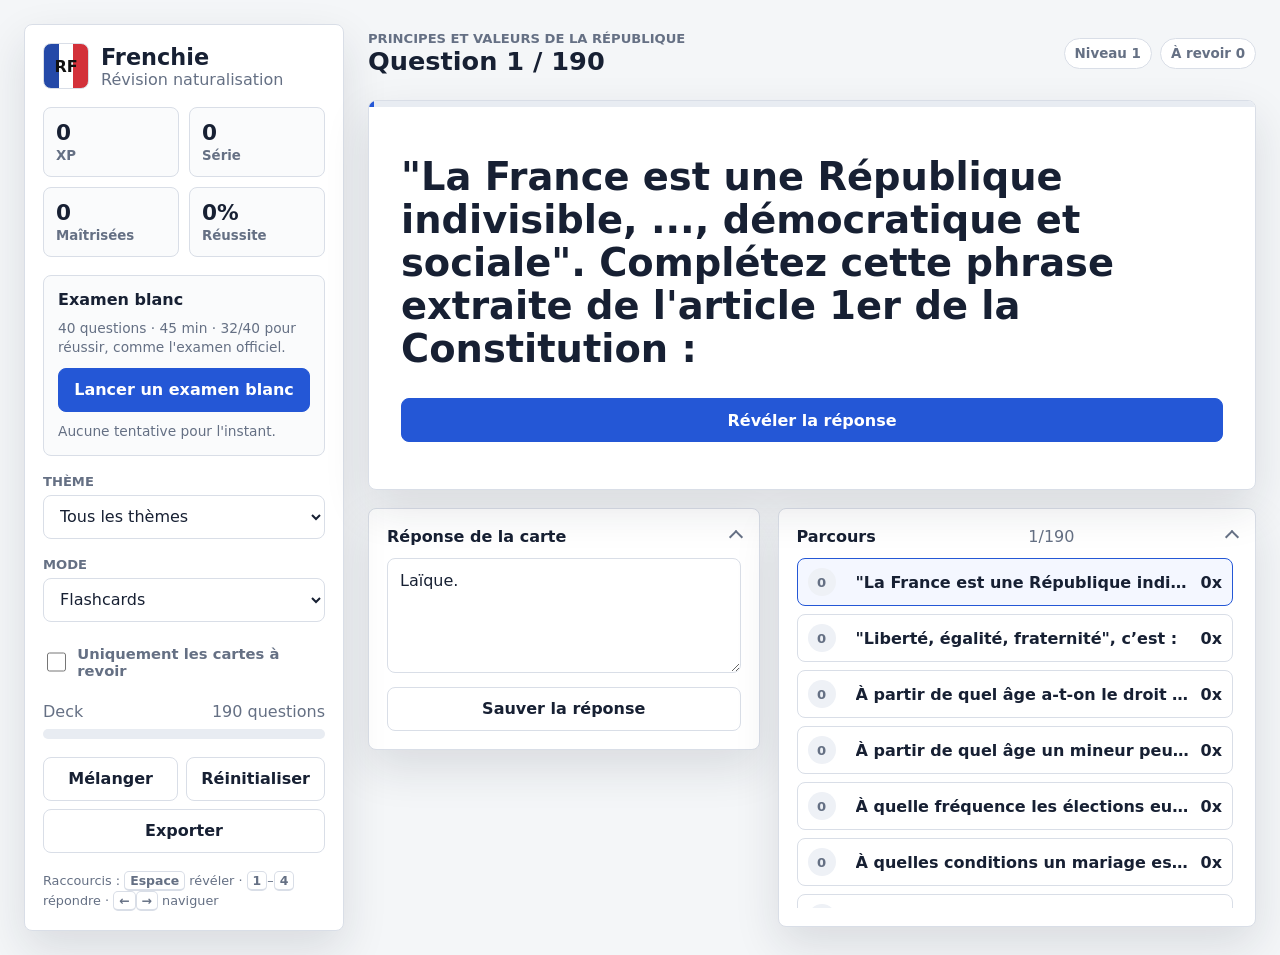
<file: index.html>
<!doctype html>
<html lang="fr">
  <head>
    <meta charset="utf-8">
    <meta name="viewport" content="width=device-width, initial-scale=1, viewport-fit=cover">
    <title>Frenchie — Révision naturalisation française</title>
    <meta name="description" content="Entraînement gratuit à l'examen civique de la naturalisation française : flashcards, QCM, réponse libre et examen blanc (40 questions, 45 minutes).">
    <meta name="theme-color" content="#f4f6f8">
    <meta name="apple-mobile-web-app-capable" content="yes">
    <meta name="apple-mobile-web-app-status-bar-style" content="default">
    <meta name="apple-mobile-web-app-title" content="Frenchie">
    <link rel="manifest" href="manifest.json">
    <link rel="apple-touch-icon" href="icons/icon-180.png">
    <link rel="icon" href="data:image/svg+xml,%3Csvg xmlns='http://www.w3.org/2000/svg' viewBox='0 0 24 24'%3E%3Crect width='8' height='24' fill='%232449a8'/%3E%3Crect x='8' width='8' height='24' fill='%23ffffff'/%3E%3Crect x='16' width='8' height='24' fill='%23d3313a'/%3E%3C/svg%3E">
    <link rel="stylesheet" href="styles.css">
  </head>
  <body>
    <main class="app-shell">
      <aside class="side-panel">
        <div class="brand">
          <span class="brand-mark">RF</span>
          <div>
            <h1>Frenchie</h1>
            <p>Révision naturalisation</p>
          </div>
        </div>

        <section class="stats-grid" aria-label="Progression">
          <div>
            <span id="xpStat">0</span>
            <small>XP</small>
          </div>
          <div>
            <span id="streakStat">0</span>
            <small>Série</small>
          </div>
          <div>
            <span id="masteredStat">0</span>
            <small>Maîtrisées</small>
          </div>
          <div>
            <span id="accuracyStat">0%</span>
            <small>Réussite</small>
          </div>
        </section>

        <div class="exam-block">
          <div class="section-head">
            <h3>Examen blanc</h3>
          </div>
          <p class="exam-meta">40 questions · 45 min · 32/40 pour réussir, comme l'examen officiel.</p>
          <button id="startExamBtn" class="primary-action" type="button">Lancer un examen blanc</button>
          <p id="examHistory" class="exam-meta"></p>
        </div>

        <div class="select-row">
          <div>
            <label class="field-label" for="categorySelect">Thème</label>
            <select id="categorySelect"></select>
          </div>
          <div>
            <label class="field-label" for="modeSelect">Mode</label>
            <select id="modeSelect">
              <option value="flash">Flashcards</option>
              <option value="mcq">QCM</option>
              <option value="write">Réponse libre</option>
            </select>
          </div>
        </div>

        <label class="check-row">
          <input type="checkbox" id="dueOnly">
          <span>Uniquement les cartes à revoir</span>
        </label>

        <div class="meter-block">
          <div class="meter-label">
            <span>Deck</span>
            <span id="deckCount">0 questions</span>
          </div>
          <div class="meter"><span id="masteryMeter"></span></div>
        </div>

        <div class="side-actions">
          <button id="shuffleBtn" type="button">Mélanger</button>
          <button id="resetBtn" type="button">Réinitialiser</button>
          <button id="exportBtn" type="button">Exporter</button>
        </div>

        <p class="shortcuts-hint desktop-hint">Raccourcis : <kbd>Espace</kbd> révéler · <kbd>1</kbd>–<kbd>4</kbd> répondre · <kbd>←</kbd><kbd>→</kbd> naviguer</p>
        <p class="shortcuts-hint touch-hint">Astuce : touche la carte pour révéler la réponse, balaye à gauche ou à droite pour changer de question.</p>
      </aside>

      <section id="trainArea" class="play-area">
        <header class="topbar">
          <div>
            <p id="topicLabel" class="eyebrow"></p>
            <h2 id="questionCounter">Question</h2>
          </div>
          <div class="pill-row">
            <span id="levelPill" class="pill">Niveau 1</span>
            <span id="duePill" class="pill">À revoir 0</span>
          </div>
        </header>

        <article id="trainCard" class="question-card">
          <div class="card-progress">
            <span id="cardProgress"></span>
          </div>
          <p id="questionText" class="question-text"></p>

          <div id="emptyDeck" class="mode-panel" hidden>
            <p class="feedback">Aucune carte ne correspond à ce filtre. Décoche « Uniquement les cartes à revoir » ou change de thème.</p>
          </div>

          <div id="flashMode" class="mode-panel">
            <button id="revealBtn" class="primary-action" type="button">Révéler la réponse</button>
            <div id="answerPanel" class="answer-panel" hidden>
              <p id="answerText"></p>
              <div class="rating-row">
                <button class="danger" data-rating="again" type="button">À revoir</button>
                <button class="neutral" data-rating="hard" type="button">Difficile</button>
                <button class="success" data-rating="good" type="button">Je sais</button>
              </div>
            </div>
          </div>

          <div id="mcqMode" class="mode-panel" hidden>
            <div id="choices" class="choices"></div>
            <p id="mcqFeedback" class="feedback" aria-live="polite"></p>
          </div>

          <div id="writeMode" class="mode-panel" hidden>
            <textarea id="writeAnswer" rows="4" placeholder="Tape ta réponse avant de vérifier"></textarea>
            <div class="button-row">
              <button id="checkWriteBtn" class="primary-action" type="button">Vérifier</button>
              <button id="skipWriteBtn" type="button">Passer</button>
            </div>
            <div id="writeFeedback" class="answer-panel" hidden>
              <p id="writeExpected"></p>
              <div class="rating-row">
                <button class="danger" data-rating="again" type="button">Faux</button>
                <button class="success" data-rating="good" type="button">Correct</button>
              </div>
            </div>
          </div>
        </article>

        <section class="tools-band">
          <details class="editor collapsible">
            <summary class="section-head">
              <h3>Réponse de la carte</h3>
              <span class="chevron" aria-hidden="true"></span>
            </summary>
            <textarea id="answerEditor" rows="4"></textarea>
            <div class="button-row">
              <button id="saveAnswerBtn" type="button">Sauver la réponse</button>
            </div>
          </details>

          <details class="list-panel collapsible">
            <summary class="section-head">
              <h3>Parcours</h3>
              <span id="listSummary"></span>
              <span class="chevron" aria-hidden="true"></span>
            </summary>
            <div id="questionList" class="question-list"></div>
          </details>
        </section>
      </section>

      <section id="examArea" class="play-area" hidden>
        <header class="topbar">
          <div>
            <p class="eyebrow">Examen blanc</p>
            <h2 id="examCounter">Question 1 / 40</h2>
          </div>
          <div class="pill-row">
            <span id="examAnsweredPill" class="pill">Répondues 0/40</span>
            <span id="examTimer" class="pill timer">45:00</span>
            <button id="quitExamBtn" type="button">Abandonner</button>
          </div>
        </header>

        <article id="examCard" class="question-card">
          <div class="card-progress">
            <span id="examProgress"></span>
          </div>
          <p id="examCategory" class="eyebrow"></p>
          <p id="examQuestion" class="question-text"></p>
          <div id="examChoices" class="choices"></div>
          <div class="button-row exam-nav">
            <button id="examPrevBtn" type="button">← Précédente</button>
            <button id="examNextBtn" type="button">Suivante →</button>
            <button id="examSubmitBtn" class="primary-action" type="button">Terminer l'examen</button>
          </div>
          <p id="examHint" class="feedback" aria-live="polite"></p>
        </article>

        <article id="examResults" class="question-card" hidden>
          <div id="resultBanner" class="result-banner">
            <span id="resultScore"></span>
            <p id="resultVerdict"></p>
          </div>
          <div id="resultThemes" class="theme-table"></div>
          <div class="section-head">
            <h3 id="mistakesTitle">Questions à retravailler</h3>
          </div>
          <div id="resultMistakes" class="mistake-list"></div>
          <div class="button-row">
            <button id="retryExamBtn" class="primary-action" type="button">Nouvel examen blanc</button>
            <button id="backToTrainingBtn" type="button">Retour à l'entraînement</button>
          </div>
        </article>
      </section>
    </main>

    <script src="data.js"></script>
    <script src="app.js"></script>
  </body>
</html>
</file>
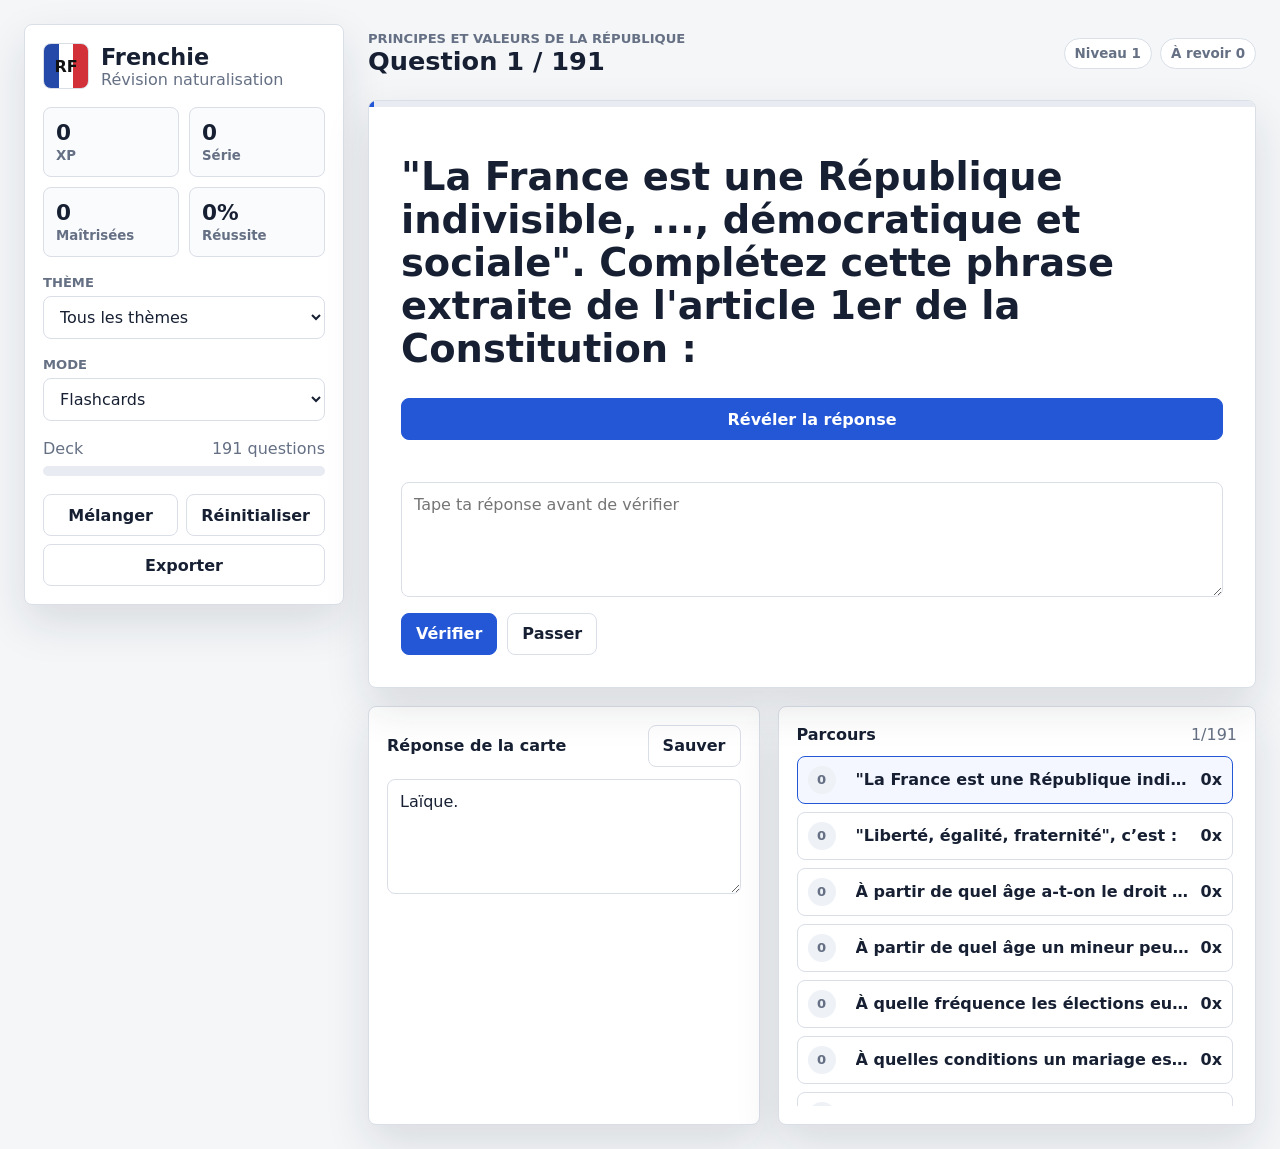
<file: Frenchie/index.html>
<!doctype html>
<html lang="fr">
  <head>
    <meta charset="utf-8">
    <meta name="viewport" content="width=device-width, initial-scale=1">
    <title>Frenchie - Naturalisation</title>
    <link rel="stylesheet" href="styles.css">
  </head>
  <body>
    <main class="app-shell">
      <aside class="side-panel">
        <div class="brand">
          <span class="brand-mark">RF</span>
          <div>
            <h1>Frenchie</h1>
            <p>Révision naturalisation</p>
          </div>
        </div>

        <section class="stats-grid" aria-label="Progression">
          <div>
            <span id="xpStat">0</span>
            <small>XP</small>
          </div>
          <div>
            <span id="streakStat">0</span>
            <small>Série</small>
          </div>
          <div>
            <span id="masteredStat">0</span>
            <small>Maîtrisées</small>
          </div>
          <div>
            <span id="accuracyStat">0%</span>
            <small>Réussite</small>
          </div>
        </section>

        <label class="field-label" for="categorySelect">Thème</label>
        <select id="categorySelect"></select>

        <label class="field-label" for="modeSelect">Mode</label>
        <select id="modeSelect">
          <option value="flash">Flashcards</option>
          <option value="mcq">QCM</option>
          <option value="write">Réponse libre</option>
        </select>

        <div class="meter-block">
          <div class="meter-label">
            <span>Deck</span>
            <span id="deckCount">0 questions</span>
          </div>
          <div class="meter"><span id="masteryMeter"></span></div>
        </div>

        <div class="side-actions">
          <button id="shuffleBtn" type="button">Mélanger</button>
          <button id="resetBtn" type="button">Réinitialiser</button>
          <button id="exportBtn" type="button">Exporter</button>
        </div>
      </aside>

      <section class="play-area">
        <header class="topbar">
          <div>
            <p id="topicLabel" class="eyebrow"></p>
            <h2 id="questionCounter">Question</h2>
          </div>
          <div class="pill-row">
            <span id="levelPill" class="pill">Niveau 1</span>
            <span id="duePill" class="pill">À revoir 0</span>
          </div>
        </header>

        <article class="question-card">
          <div class="card-progress">
            <span id="cardProgress"></span>
          </div>
          <p id="questionText" class="question-text"></p>

          <div id="flashMode" class="mode-panel">
            <button id="revealBtn" class="primary-action" type="button">Révéler la réponse</button>
            <div id="answerPanel" class="answer-panel" hidden>
              <p id="answerText"></p>
              <div class="rating-row">
                <button class="danger" data-rating="again" type="button">À revoir</button>
                <button class="neutral" data-rating="hard" type="button">Difficile</button>
                <button class="success" data-rating="good" type="button">Je sais</button>
              </div>
            </div>
          </div>

          <div id="mcqMode" class="mode-panel" hidden>
            <div id="choices" class="choices"></div>
            <p id="mcqFeedback" class="feedback" aria-live="polite"></p>
          </div>

          <div id="writeMode" class="mode-panel" hidden>
            <textarea id="writeAnswer" rows="4" placeholder="Tape ta réponse avant de vérifier"></textarea>
            <div class="button-row">
              <button id="checkWriteBtn" class="primary-action" type="button">Vérifier</button>
              <button id="skipWriteBtn" type="button">Passer</button>
            </div>
            <div id="writeFeedback" class="answer-panel" hidden>
              <p id="writeExpected"></p>
              <div class="rating-row">
                <button class="danger" data-rating="again" type="button">Faux</button>
                <button class="success" data-rating="good" type="button">Correct</button>
              </div>
            </div>
          </div>
        </article>

        <section class="tools-band">
          <div class="editor">
            <div class="section-head">
              <h3>Réponse de la carte</h3>
              <button id="saveAnswerBtn" type="button">Sauver</button>
            </div>
            <textarea id="answerEditor" rows="4"></textarea>
          </div>

          <div class="list-panel">
            <div class="section-head">
              <h3>Parcours</h3>
              <span id="listSummary"></span>
            </div>
            <div id="questionList" class="question-list"></div>
          </div>
        </section>
      </section>
    </main>

    <script src="app.js"></script>
  </body>
</html>
</file>
<file: styles.css>
:root {
  --bg: #f4f6f8;
  --panel: #ffffff;
  --ink: #172033;
  --muted: #657084;
  --line: #d9dee7;
  --blue: #2457d6;
  --red: #d63b45;
  --green: #18845f;
  --gold: #b57908;
  --shadow: 0 18px 45px rgba(23, 32, 51, 0.12);
}

* {
  box-sizing: border-box;
}

[hidden] {
  display: none !important;
}

body {
  margin: 0;
  min-height: 100vh;
  background: var(--bg);
  color: var(--ink);
  font-family: Inter, ui-sans-serif, system-ui, -apple-system, BlinkMacSystemFont, "Segoe UI", sans-serif;
  -webkit-tap-highlight-color: transparent;
}

button,
select,
textarea {
  font: inherit;
}

button,
select,
.check-row,
summary {
  touch-action: manipulation;
}

button,
select {
  min-height: 44px;
}

button {
  border: 1px solid var(--line);
  border-radius: 8px;
  background: #fff;
  color: var(--ink);
  cursor: pointer;
  font-weight: 700;
  padding: 0 14px;
}

button:hover {
  border-color: #9aa8bd;
}

button:disabled {
  cursor: default;
  opacity: 0.55;
}

select,
textarea {
  width: 100%;
  border: 1px solid var(--line);
  border-radius: 8px;
  background: #fff;
  color: var(--ink);
  padding: 10px 12px;
  font-size: 16px; /* < 16px déclenche le zoom automatique sur iOS */
}

textarea {
  min-height: 92px;
  resize: vertical;
  line-height: 1.45;
}

.app-shell {
  display: grid;
  grid-template-columns: 320px 1fr;
  gap: 24px;
  min-height: 100vh;
  padding: 24px;
}

.side-panel,
.question-card,
.editor,
.list-panel {
  background: var(--panel);
  border: 1px solid var(--line);
  border-radius: 8px;
  box-shadow: var(--shadow);
}

.side-panel {
  position: sticky;
  top: 24px;
  align-self: start;
  display: flex;
  flex-direction: column;
  gap: 18px;
  padding: 18px;
}

.brand {
  display: flex;
  align-items: center;
  gap: 12px;
}

.brand-mark {
  display: grid;
  place-items: center;
  width: 46px;
  height: 46px;
  border-radius: 8px;
  background: linear-gradient(90deg, #2449a8 0 33%, #fff 33% 66%, #d3313a 66%);
  border: 1px solid var(--line);
  color: #111;
  font-weight: 900;
  letter-spacing: 0;
}

.brand h1,
.brand p,
.topbar h2,
.topbar p,
.section-head h3 {
  margin: 0;
}

.brand h1 {
  font-size: 1.4rem;
}

.brand p,
.field-label,
.meter-label,
.eyebrow,
.pill,
.section-head span,
.feedback {
  color: var(--muted);
}

.stats-grid {
  display: grid;
  grid-template-columns: 1fr 1fr;
  gap: 10px;
}

.stats-grid div {
  border: 1px solid var(--line);
  border-radius: 8px;
  padding: 12px;
  background: #fafbfc;
}

.stats-grid span {
  display: block;
  font-size: 1.35rem;
  font-weight: 900;
}

.stats-grid small {
  color: var(--muted);
  font-weight: 700;
}

.exam-block {
  display: grid;
  gap: 10px;
  border: 1px solid var(--line);
  border-radius: 8px;
  background: #fafbfc;
  padding: 14px;
}

.exam-meta {
  margin: 0;
  color: var(--muted);
  font-size: 0.86rem;
  line-height: 1.4;
}

.select-row {
  display: grid;
  gap: 18px;
}

.select-row > div {
  display: grid;
  gap: 6px;
}

.check-row {
  display: flex;
  align-items: center;
  gap: 8px;
  min-height: 44px;
  color: var(--muted);
  font-size: 0.92rem;
  font-weight: 700;
  cursor: pointer;
}

.check-row input {
  width: 20px;
  height: 20px;
  accent-color: var(--blue);
}

.shortcuts-hint {
  margin: 0;
  color: var(--muted);
  font-size: 0.8rem;
  line-height: 1.6;
}

.touch-hint {
  display: none;
}

@media (hover: none) and (pointer: coarse) {
  .desktop-hint {
    display: none;
  }

  .touch-hint {
    display: block;
  }
}

kbd {
  border: 1px solid var(--line);
  border-bottom-width: 2px;
  border-radius: 5px;
  background: #fff;
  padding: 1px 5px;
  font-family: inherit;
  font-size: 0.78rem;
  font-weight: 700;
}

.field-label {
  display: block;
  font-size: 0.82rem;
  font-weight: 800;
  text-transform: uppercase;
}

.meter-block {
  display: grid;
  gap: 8px;
}

.meter-label,
.section-head,
.topbar,
.button-row,
.rating-row,
.side-actions,
.pill-row {
  display: flex;
  align-items: center;
}

.meter-label,
.section-head,
.topbar {
  justify-content: space-between;
  gap: 12px;
}

.meter {
  height: 10px;
  overflow: hidden;
  border-radius: 999px;
  background: #e8ecf2;
}

.meter span,
.card-progress span {
  display: block;
  height: 100%;
  width: 0;
  background: var(--blue);
}

.side-actions {
  gap: 8px;
  flex-wrap: wrap;
}

.side-actions button {
  flex: 1 1 130px;
}

.play-area {
  display: grid;
  gap: 18px;
  align-content: start;
}

.topbar {
  min-height: 58px;
}

.topbar h2 {
  font-size: clamp(1.35rem, 2vw, 2rem);
}

.eyebrow {
  font-size: 0.82rem;
  font-weight: 900;
  text-transform: uppercase;
}

.pill-row {
  justify-content: flex-end;
  gap: 8px;
  flex-wrap: wrap;
}

.pill {
  border: 1px solid var(--line);
  border-radius: 999px;
  background: #fff;
  padding: 7px 10px;
  font-size: 0.84rem;
  font-weight: 800;
}

.pill.timer {
  min-width: 76px;
  text-align: center;
  font-variant-numeric: tabular-nums;
  color: var(--ink);
}

.pill.timer.warning {
  border-color: rgba(214, 59, 69, 0.5);
  background: #fff0f1;
  color: var(--red);
}

.question-card {
  position: relative;
  overflow: hidden;
  min-height: 390px;
  padding: 32px;
}

.card-progress {
  position: absolute;
  top: 0;
  left: 0;
  right: 0;
  height: 6px;
  background: #e8ecf2;
}

.question-text {
  max-width: 980px;
  min-height: 96px;
  margin: 22px 0 28px;
  font-size: clamp(1.55rem, 3vw, 2.65rem);
  font-weight: 900;
  line-height: 1.12;
}

#examQuestion {
  margin-top: 10px;
  min-height: 0;
  font-size: clamp(1.3rem, 2.4vw, 2rem);
}

#examCategory {
  margin: 18px 0 0;
}

.mode-panel {
  display: grid;
  gap: 16px;
}

.primary-action {
  border-color: var(--blue);
  background: var(--blue);
  color: #fff;
}

.answer-panel {
  border-left: 5px solid var(--blue);
  border-radius: 8px;
  background: #f6f8fd;
  padding: 18px;
}

.answer-panel p {
  margin: 0 0 16px;
  font-size: 1.08rem;
  line-height: 1.5;
}

.rating-row,
.button-row {
  gap: 10px;
  flex-wrap: wrap;
}

.rating-row button {
  flex: 1 1 110px;
  min-height: 48px;
}

.danger {
  border-color: rgba(214, 59, 69, 0.35);
  color: var(--red);
}

.neutral {
  border-color: rgba(181, 121, 8, 0.35);
  color: var(--gold);
}

.success {
  border-color: rgba(24, 132, 95, 0.35);
  color: var(--green);
}

.choices {
  display: grid;
  gap: 10px;
}

.choice {
  display: block;
  width: 100%;
  min-height: 54px;
  text-align: left;
  white-space: normal;
  line-height: 1.35;
  padding: 12px 14px;
}

.choice.correct {
  border-color: var(--green);
  background: #eefaf5;
}

.choice.wrong {
  border-color: var(--red);
  background: #fff0f1;
}

.choice.selected {
  border-color: var(--blue);
  background: #f4f7ff;
  box-shadow: inset 0 0 0 1px var(--blue);
}

.feedback {
  min-height: 26px;
  margin: 0;
  font-weight: 800;
}

.exam-nav {
  margin-top: 18px;
  display: flex;
}

.exam-nav button {
  flex: 0 0 auto;
}

#examSubmitBtn {
  margin-left: auto;
  border-color: var(--green);
  background: var(--green);
}

.result-banner {
  display: grid;
  gap: 6px;
  margin: 16px 0 22px;
  border-radius: 8px;
  padding: 22px;
  text-align: center;
}

.result-banner.pass {
  border: 1px solid rgba(24, 132, 95, 0.4);
  background: #eefaf5;
}

.result-banner.fail {
  border: 1px solid rgba(214, 59, 69, 0.4);
  background: #fff0f1;
}

.result-banner span {
  font-size: 2.6rem;
  font-weight: 900;
}

.result-banner.pass span {
  color: var(--green);
}

.result-banner.fail span {
  color: var(--red);
}

.result-banner p {
  margin: 0;
  color: var(--muted);
  font-weight: 700;
}

.theme-table {
  display: grid;
  gap: 10px;
  margin-bottom: 26px;
}

.theme-row {
  display: grid;
  grid-template-columns: minmax(140px, 1fr) minmax(120px, 1.2fr) 52px;
  gap: 12px;
  align-items: center;
}

.theme-name {
  font-size: 0.88rem;
  font-weight: 700;
  color: var(--muted);
}

.theme-score {
  font-weight: 900;
  text-align: right;
  font-variant-numeric: tabular-nums;
}

.mistake-list {
  display: grid;
  gap: 10px;
  margin-bottom: 22px;
  max-height: 420px;
  overflow: auto;
  padding-right: 4px;
}

.mistake-item {
  border: 1px solid var(--line);
  border-left: 5px solid var(--red);
  border-radius: 8px;
  background: #fafbfc;
  padding: 14px;
}

.mistake-item p {
  margin: 0 0 6px;
  line-height: 1.4;
}

.mistake-question {
  font-weight: 800;
}

.mistake-picked {
  color: var(--red);
  font-size: 0.94rem;
}

.mistake-correct {
  color: var(--green);
  font-size: 0.94rem;
  font-weight: 700;
}

.tools-band {
  display: grid;
  grid-template-columns: minmax(260px, 0.9fr) minmax(320px, 1.1fr);
  gap: 18px;
  align-items: start;
}

.editor,
.list-panel {
  padding: 18px;
}

.collapsible summary {
  cursor: pointer;
  list-style: none;
  user-select: none;
  -webkit-user-select: none;
}

.collapsible summary::-webkit-details-marker {
  display: none;
}

.chevron {
  flex: 0 0 auto;
  width: 10px;
  height: 10px;
  border-right: 2px solid var(--muted);
  border-bottom: 2px solid var(--muted);
  transform: rotate(45deg);
  transition: transform 0.15s ease;
}

.collapsible[open] .chevron {
  transform: rotate(225deg);
}

.collapsible[open] summary {
  margin-bottom: 12px;
}

.editor .button-row {
  margin-top: 10px;
}

.editor .button-row button {
  flex: 1;
}

.section-head h3 {
  font-size: 1rem;
}

.question-list {
  display: grid;
  gap: 8px;
  max-height: 350px;
  overflow: auto;
  padding-right: 4px;
}

.list-item {
  display: grid;
  grid-template-columns: 38px 1fr auto;
  gap: 10px;
  align-items: center;
  width: 100%;
  min-height: 48px;
  border: 1px solid var(--line);
  border-radius: 8px;
  background: #fff;
  padding: 8px 10px;
  text-align: left;
}

.list-item.active {
  border-color: var(--blue);
  background: #f4f7ff;
}

.list-item strong {
  overflow: hidden;
  white-space: nowrap;
  text-overflow: ellipsis;
}

.score-dot {
  display: inline-grid;
  place-items: center;
  width: 28px;
  height: 28px;
  border-radius: 999px;
  background: #eef1f6;
  color: var(--muted);
  font-size: 0.82rem;
  font-weight: 900;
}

@media (max-width: 900px) {
  .app-shell,
  .tools-band {
    grid-template-columns: 1fr;
  }

  .app-shell {
    gap: 14px;
    padding: max(12px, env(safe-area-inset-top)) max(12px, env(safe-area-inset-right)) max(12px, env(safe-area-inset-bottom)) max(12px, env(safe-area-inset-left));
  }

  /* La question d'abord : les réglages passent sous le jeu. */
  .play-area {
    order: 1;
  }

  .side-panel {
    order: 2;
    position: static;
    gap: 14px;
  }

  button {
    min-height: 48px;
  }

  .stats-grid {
    grid-template-columns: repeat(4, 1fr);
    gap: 8px;
  }

  .stats-grid div {
    padding: 10px 6px;
    text-align: center;
  }

  .stats-grid span {
    font-size: 1.1rem;
  }

  .stats-grid small {
    font-size: 0.72rem;
  }

  .select-row {
    grid-template-columns: 1fr 1fr;
    gap: 10px;
  }

  .topbar {
    min-height: 0;
    align-items: flex-start;
    flex-direction: column;
    gap: 8px;
  }

  .pill-row {
    justify-content: flex-start;
    width: 100%;
  }

  .question-card {
    min-height: 0;
    padding: 20px 16px;
  }

  .question-text {
    min-height: 0;
    margin: 16px 0 20px;
    font-size: clamp(1.25rem, 6vw, 1.7rem);
    line-height: 1.2;
  }

  #examQuestion {
    font-size: clamp(1.15rem, 5.5vw, 1.5rem);
  }

  .answer-panel {
    padding: 14px;
  }

  .answer-panel p {
    font-size: 1rem;
  }

  .rating-row button {
    flex: 1 1 30%;
    padding: 0 8px;
    font-size: 0.95rem;
  }

  .button-row button {
    flex: 1 1 40%;
  }

  .exam-nav {
    flex-wrap: wrap;
    gap: 8px;
  }

  .exam-nav #examPrevBtn,
  .exam-nav #examNextBtn {
    flex: 1 1 40%;
  }

  .exam-nav #examSubmitBtn {
    flex: 1 1 100%;
    margin-left: 0;
  }

  .exam-nav ~ .feedback,
  #examHint {
    min-height: 0;
  }

  .result-banner span {
    font-size: 2.1rem;
  }

  .theme-row {
    grid-template-columns: 1fr 60px;
  }

  .theme-row .meter {
    display: none;
  }

  .mistake-list {
    max-height: none;
  }

  .question-list {
    max-height: 300px;
  }
}
</file>
<file: Frenchie/styles.css>
:root {
  --bg: #f4f6f8;
  --panel: #ffffff;
  --ink: #172033;
  --muted: #657084;
  --line: #d9dee7;
  --blue: #2457d6;
  --red: #d63b45;
  --green: #18845f;
  --gold: #b57908;
  --shadow: 0 18px 45px rgba(23, 32, 51, 0.12);
}

* {
  box-sizing: border-box;
}

body {
  margin: 0;
  min-height: 100vh;
  background: var(--bg);
  color: var(--ink);
  font-family: Inter, ui-sans-serif, system-ui, -apple-system, BlinkMacSystemFont, "Segoe UI", sans-serif;
}

button,
select,
textarea {
  font: inherit;
}

button,
select {
  min-height: 42px;
}

button {
  border: 1px solid var(--line);
  border-radius: 8px;
  background: #fff;
  color: var(--ink);
  cursor: pointer;
  font-weight: 700;
  padding: 0 14px;
}

button:hover {
  border-color: #9aa8bd;
}

select,
textarea {
  width: 100%;
  border: 1px solid var(--line);
  border-radius: 8px;
  background: #fff;
  color: var(--ink);
  padding: 10px 12px;
}

textarea {
  min-height: 92px;
  resize: vertical;
  line-height: 1.45;
}

.app-shell {
  display: grid;
  grid-template-columns: 320px 1fr;
  gap: 24px;
  min-height: 100vh;
  padding: 24px;
}

.side-panel,
.question-card,
.editor,
.list-panel {
  background: var(--panel);
  border: 1px solid var(--line);
  border-radius: 8px;
  box-shadow: var(--shadow);
}

.side-panel {
  position: sticky;
  top: 24px;
  align-self: start;
  display: flex;
  flex-direction: column;
  gap: 18px;
  padding: 18px;
}

.brand {
  display: flex;
  align-items: center;
  gap: 12px;
}

.brand-mark {
  display: grid;
  place-items: center;
  width: 46px;
  height: 46px;
  border-radius: 8px;
  background: linear-gradient(90deg, #2449a8 0 33%, #fff 33% 66%, #d3313a 66%);
  border: 1px solid var(--line);
  color: #111;
  font-weight: 900;
  letter-spacing: 0;
}

.brand h1,
.brand p,
.topbar h2,
.topbar p,
.section-head h3 {
  margin: 0;
}

.brand h1 {
  font-size: 1.4rem;
}

.brand p,
.field-label,
.meter-label,
.eyebrow,
.pill,
.section-head span,
.feedback {
  color: var(--muted);
}

.stats-grid {
  display: grid;
  grid-template-columns: 1fr 1fr;
  gap: 10px;
}

.stats-grid div {
  border: 1px solid var(--line);
  border-radius: 8px;
  padding: 12px;
  background: #fafbfc;
}

.stats-grid span {
  display: block;
  font-size: 1.35rem;
  font-weight: 900;
}

.stats-grid small {
  color: var(--muted);
  font-weight: 700;
}

.field-label {
  display: block;
  margin-bottom: -12px;
  font-size: 0.82rem;
  font-weight: 800;
  text-transform: uppercase;
}

.meter-block {
  display: grid;
  gap: 8px;
}

.meter-label,
.section-head,
.topbar,
.button-row,
.rating-row,
.side-actions,
.pill-row {
  display: flex;
  align-items: center;
}

.meter-label,
.section-head,
.topbar {
  justify-content: space-between;
  gap: 12px;
}

.meter {
  height: 10px;
  overflow: hidden;
  border-radius: 999px;
  background: #e8ecf2;
}

.meter span,
.card-progress span {
  display: block;
  height: 100%;
  width: 0;
  background: var(--blue);
}

.side-actions {
  gap: 8px;
  flex-wrap: wrap;
}

.side-actions button {
  flex: 1 1 130px;
}

.play-area {
  display: grid;
  gap: 18px;
  align-content: start;
}

.topbar {
  min-height: 58px;
}

.topbar h2 {
  font-size: clamp(1.35rem, 2vw, 2rem);
}

.eyebrow {
  font-size: 0.82rem;
  font-weight: 900;
  text-transform: uppercase;
}

.pill-row {
  justify-content: flex-end;
  gap: 8px;
  flex-wrap: wrap;
}

.pill {
  border: 1px solid var(--line);
  border-radius: 999px;
  background: #fff;
  padding: 7px 10px;
  font-size: 0.84rem;
  font-weight: 800;
}

.question-card {
  position: relative;
  overflow: hidden;
  min-height: 390px;
  padding: 32px;
}

.card-progress {
  position: absolute;
  top: 0;
  left: 0;
  right: 0;
  height: 6px;
  background: #e8ecf2;
}

.question-text {
  max-width: 980px;
  min-height: 96px;
  margin: 22px 0 28px;
  font-size: clamp(1.55rem, 3vw, 2.65rem);
  font-weight: 900;
  line-height: 1.12;
}

.mode-panel {
  display: grid;
  gap: 16px;
}

.primary-action {
  border-color: var(--blue);
  background: var(--blue);
  color: #fff;
}

.answer-panel {
  border-left: 5px solid var(--blue);
  border-radius: 8px;
  background: #f6f8fd;
  padding: 18px;
}

.answer-panel p {
  margin: 0 0 16px;
  font-size: 1.08rem;
  line-height: 1.5;
}

.rating-row,
.button-row {
  gap: 10px;
  flex-wrap: wrap;
}

.danger {
  border-color: rgba(214, 59, 69, 0.35);
  color: var(--red);
}

.neutral {
  border-color: rgba(181, 121, 8, 0.35);
  color: var(--gold);
}

.success {
  border-color: rgba(24, 132, 95, 0.35);
  color: var(--green);
}

.choices {
  display: grid;
  gap: 10px;
}

.choice {
  display: block;
  width: 100%;
  min-height: 54px;
  text-align: left;
  white-space: normal;
  line-height: 1.35;
}

.choice.correct {
  border-color: var(--green);
  background: #eefaf5;
}

.choice.wrong {
  border-color: var(--red);
  background: #fff0f1;
}

.feedback {
  min-height: 26px;
  margin: 0;
  font-weight: 800;
}

.tools-band {
  display: grid;
  grid-template-columns: minmax(260px, 0.9fr) minmax(320px, 1.1fr);
  gap: 18px;
}

.editor,
.list-panel {
  padding: 18px;
}

.section-head {
  margin-bottom: 12px;
}

.section-head h3 {
  font-size: 1rem;
}

.question-list {
  display: grid;
  gap: 8px;
  max-height: 350px;
  overflow: auto;
  padding-right: 4px;
}

.list-item {
  display: grid;
  grid-template-columns: 38px 1fr auto;
  gap: 10px;
  align-items: center;
  width: 100%;
  min-height: 48px;
  border: 1px solid var(--line);
  border-radius: 8px;
  background: #fff;
  padding: 8px 10px;
  text-align: left;
}

.list-item.active {
  border-color: var(--blue);
  background: #f4f7ff;
}

.list-item strong {
  overflow: hidden;
  white-space: nowrap;
  text-overflow: ellipsis;
}

.score-dot {
  display: inline-grid;
  place-items: center;
  width: 28px;
  height: 28px;
  border-radius: 999px;
  background: #eef1f6;
  color: var(--muted);
  font-size: 0.82rem;
  font-weight: 900;
}

@media (max-width: 900px) {
  .app-shell,
  .tools-band {
    grid-template-columns: 1fr;
  }

  .app-shell {
    padding: 14px;
  }

  .side-panel {
    position: static;
  }

  .topbar {
    align-items: flex-start;
    flex-direction: column;
  }

  .question-card {
    min-height: 330px;
    padding: 22px;
  }
}
</file>
